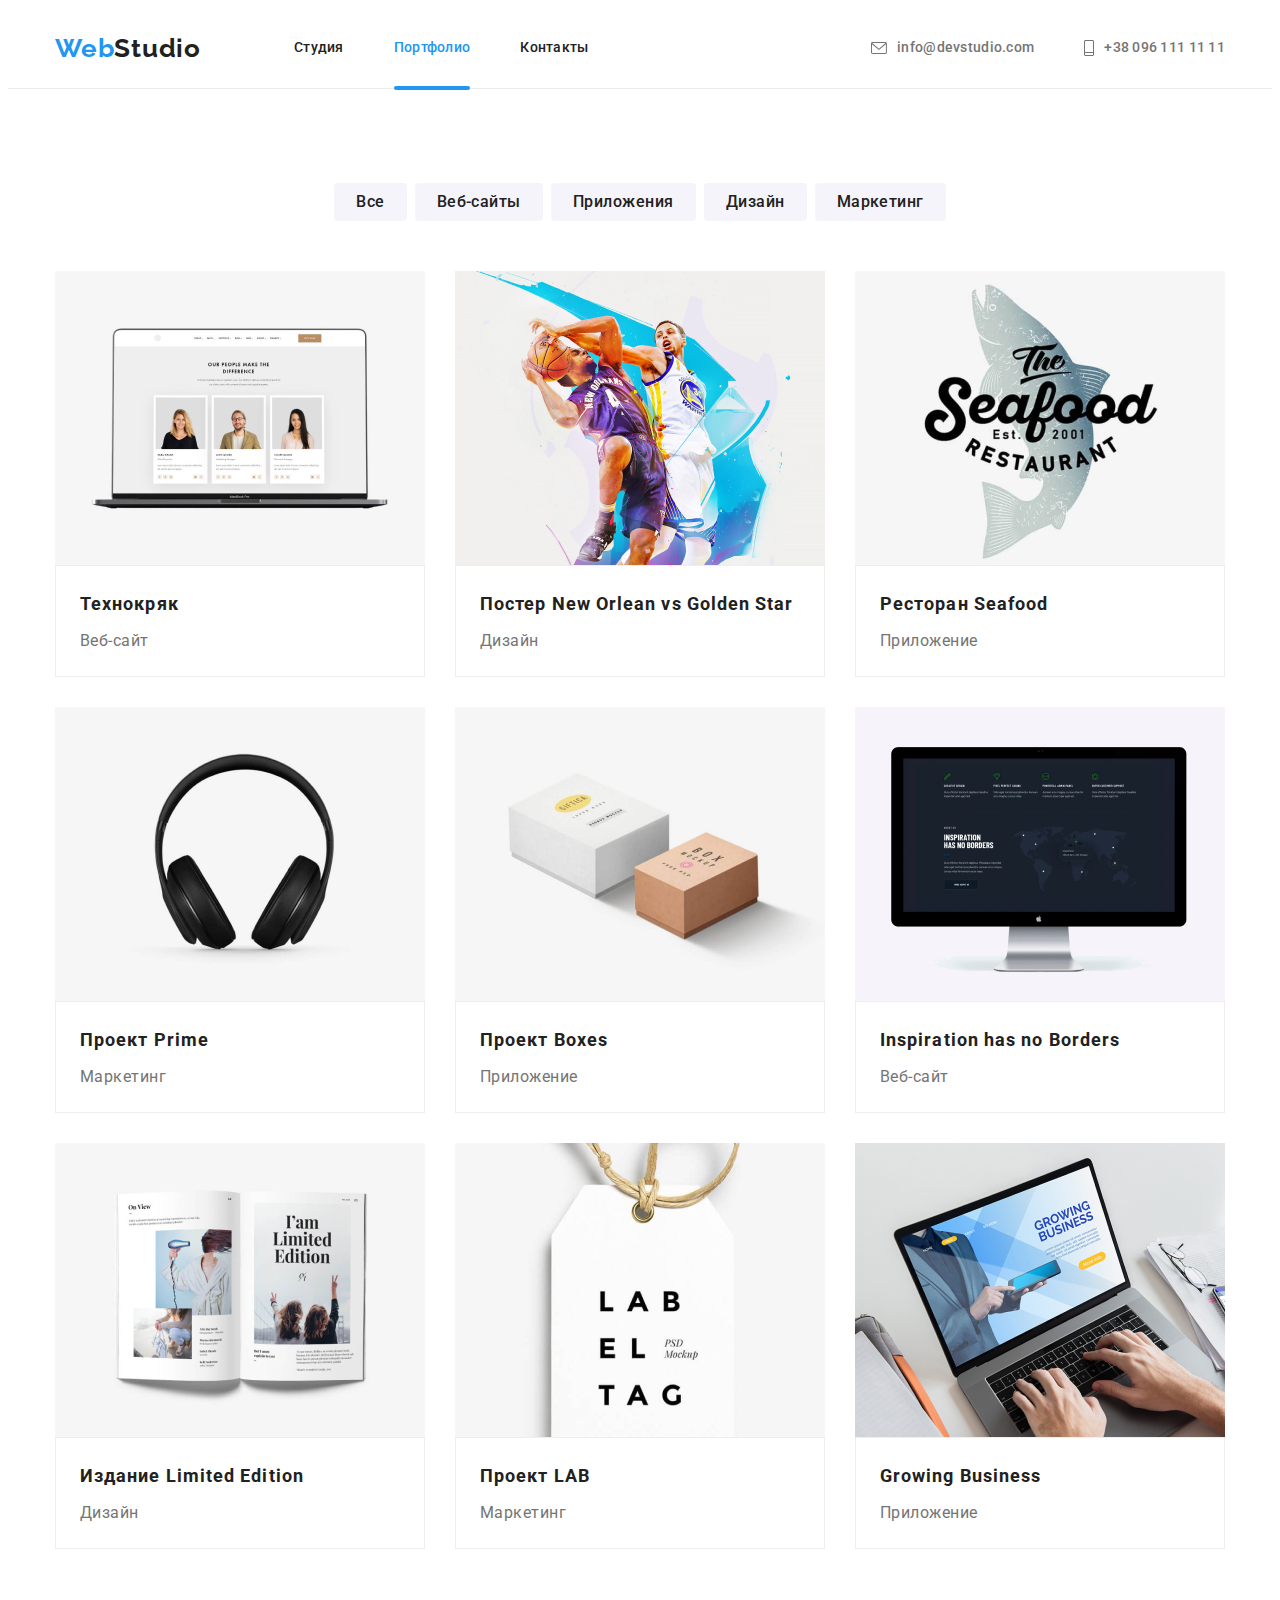
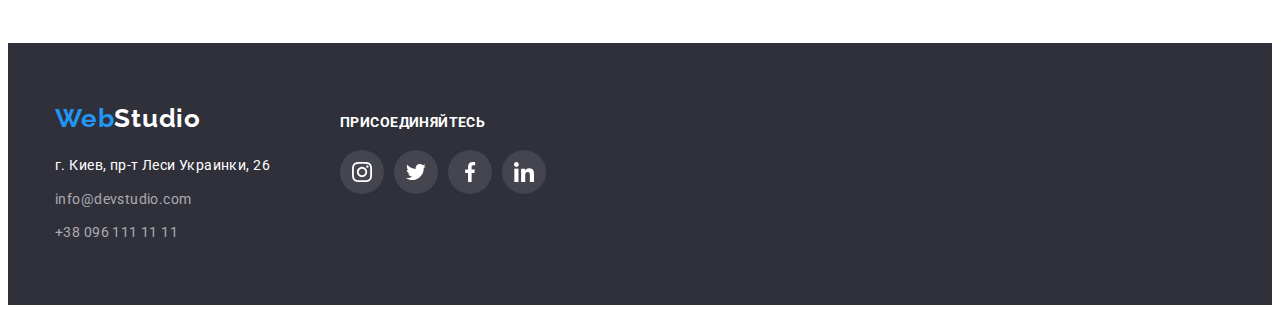
<file: portfolio.html>
<!DOCTYPE html>
<html lang="ru">
    <head>
        <link rel="stylesheet" href="https://cdnjs.cloudflare.com/ajax/libs/modern-normalize/1.1.0/modern-normalize.min.css"
            integrity="sha512-wpPYUAdjBVSE4KJnH1VR1HeZfpl1ub8YT/NKx4PuQ5NmX2tKuGu6U/JRp5y+Y8XG2tV+wKQpNHVUX03MfMFn9Q=="
            crossorigin="anonymous" referrerpolicy="no-referrer" />
        <meta charset="UTF-8">
        <meta http-equiv="X-UA-Compatible" content="IE=edge">
        <meta name="viewport" content="width=device-width, initial-scale=1.0">
        <title>Портфолио</title>
        <link rel="preconnect" href="https://fonts.googleapis.com">
        <link rel="preconnect" href="https://fonts.gstatic.com" crossorigin>
        <link href="https://fonts.googleapis.com/css2?family=Raleway:wght@700&family=Roboto:wght@400;500;700&display=swap"
            rel="stylesheet">
        <link rel="stylesheet" href="./css/main.css">
    </head>


    <!--Header-->


    <header class="header">
        <div class="container header-container">
            <nav class="header-nav">

                <a href="index.html" class="logo nav-link"><span lang="en" class="web">Web</span><span class="studio">Studio</span></a>
                </a>

                <ul class="site-nav list menu-list">
                    <li class="menu-item">
                        <a href="./index.html"class="link nav-link">Студия</a>
                    </li>
                    <li class="menu-item">
                        <a href="./portfolio.html" class="link current nav-link">Портфолио</a>
                    </li>
                    <li class="menu-item">
                        <a href=""class="link nav-link">Контакты</a>
                    </li>
                </ul >   

            </nav>

            <ul class="info-nav list header-connect">
                <li class="menu-info">
                    <a class="link nav-link" href="mailto:info@devstudio.com">
                        <svg class="icon-mail">
                            <use href="./images/sprite.svg#icon-mail"></use>
                        </svg>info@devstudio.com
                    </a>
                </li>
            
                <li class="menu-info">
                    <a class="link nav-link" href="tel:+380961111111">
                        <svg class="icon-tel">
                            <use href="./images/sprite.svg#icon-tel"></use>
                        </svg>+38 096 111 11 11
                    </a>
                </li>
            </ul>
            </div>
            </header>
 

    <main>

        <!--Фильтры-->
        
        <section class="section-info">
            <div class="container">
            
                <ul class="btn list btn-info">
                    <Li class="btn-item">
                        <button class="button-link" type="button">Все</button>
                    </Li>
                    <Li class="btn-item">
                        <button class="button-link" type="button">Веб-сайты</button>
                    </Li>
                    <Li class="btn-item">
                        <button class="button-link" type="button">Приложения</button>
                    </Li>
                    <Li class="btn-item">
                        <button class="button-link" type="button">Дизайн</button>
                    </Li>
                    <Li class="btn-item">
                        <button class="button-link" type="button">Маркетинг</button>
                    </Li>
                </ul>
            


                <!------Проэкты----->
            
            
                <ul class="projects list">
                    <li class="projects-item">
                        <a href=" " class="projects-link">
                            <div class="projects-overlay">
                                <img src="images/технокряк.jpg" alt="технокряк" width="370" />
                                <p class="projects-picture-text">Технокряк это современная площадка распространения коронавируса. Компании используют
                                эту платформу для цифрового шпионажа и атак на защищённые сервера конкурентов.</p>
                            </div>
                            <div class="projects-description">
                                <h2 class="projects-title">Технокряк</h2>
                                <p class="projects-text">Веб-сайт</p>
                                
                            </div>
                        </a>
                    </li>
                    <li class="projects-item">
                        <a fref="" class="projects-link">
                            <div class="projects-overlay">
                                <img src="images/постер.jpg" alt="постер" width="370" />
                                <p class="projects-picture-text">Технокряк это современная площадка распространения коронавируса. Компании используют
                                эту платформу для цифрового шпионажа и атак на защищённые сервера конкурентов.</p>
                            </div>
                            <div class="projects-description">
                                <h2 class="projects-title">Постер <span lang="en"> New Orlean vs Golden Star</span> </h2>
                                <p class="projects-text">Дизайн</p>
                            </div>
                        </a>
                    </li>
                    <li class="projects-item">
                        <a fref="" class="projects-link">
                            <div class="projects-overlay">
                                <img src="images/ресторан.jpg" alt="ресторан" width="370" />
                                <p class="projects-picture-text">Технокряк это современная площадка распространения коронавируса. Компании используют эту платформу для цифрового шпионажа и атак на защищённые сервера конкурентов.</p>
                            </div>
                            <div class="projects-description">
                                <h2 class="projects-title">Ресторан <span lang="en">Seafood</span></h2>
                                <p class="projects-text">Приложение</p>
                            </div>
                        </a>
                    </li> 
                    <li class="projects-item">
                        <a fref="" class="projects-link">
                            <div class="projects-overlay">
                                <img src="images/prime.jpg" alt="prime" width="370" />
                                <p class="projects-picture-text">Технокряк это современная площадка распространения коронавируса. Компании используют эту платформу для цифрового шпионажа и атак на защищённые сервера конкурентов.</p>
                            </div>
                            <div class="projects-description">
                                <h2 class="projects-title">Проект <span lang="en">Prime</span></h2>
                                <p class="projects-text">Маркетинг</p>
                            </div>
                        </a>
        
                    <li class="projects-item"  class="projects-link">
                        <a fref="" class="projects-link">
                            <div class="projects-overlay">
                                <img src="images/boxes.jpg" alt="boxes" width="370" />
                                <p class="projects-picture-text">Технокряк это современная площадка распространения коронавируса. Компании используют эту платформу для цифрового шпионажа и атак на защищённые сервера конкурентов.</p>
                            </div>
                            <div class="projects-description">
                                <h2 class="projects-title">Проект <span lang="en">Boxes</span></h2>
                                <p class="projects-text">Приложение</p>
                            </div>
                        </a>
                    </li>
                    <li class="projects-item">
                        <a fref="" class="projects-link">
                            <div class="projects-overlay">
                                <img src="images/inspiration.jpg" alt="inspiration" width="370"/>
                                <p class="projects-picture-text">Технокряк это современная площадка распространения коронавируса. Компании используют эту платформу для цифрового шпионажа и атак на защищённые сервера конкурентов.</p>
                            </div>
                            <div class="projects-description">
                                <h2 class="projects-title">Inspiration has no Borders</h2>
                                <p class="projects-text">Веб-сайт</p>
                            </div>
                        </a>
                    </li>
                    <li class="projects-item">
                        <a fref="" class="projects-link">
                            <div class="projects-overlay">
                                <img src="images/издание.jpg" alt="издание" width="370" />
                                <p class="projects-picture-text">Технокряк это современная площадка распространения коронавируса. Компании использую эту платформу для цифрового шпионажа и атак на защищённые сервера конкурентов.</p>
                            </div>
                            <div class="projects-description">
                                <h2 class="projects-title">Издание <span lang="en">Limited Edition</span></h2>
                                <p class="projects-text">Дизайн</p>
                            </div>
                        </a>
                    </li>
                    <li class="projects-item">
                        <a fref="" class="projects-link">
                            <div class="projects-overlay">
                                <img src="images/lab.jpg" alt="lab" width="370" />
                                <p class="projects-picture-text">Технокряк это современная площадка распространения коронавируса. Компании использую эту платформу для цифрового шпионажа и атак на защищённые сервера конкурентов.</p>
                            </div>
                            <div class="projects-description">
                                <h2 class="projects-title">Проект <span lang="en">LAB</span></h2>
                                <p class="projects-text">Маркетинг</p>
                            </div>
                        </a>
                    </li>
                    <li class="projects-item">
                        <a fref="" class="projects-link">
                            <div class="projects-overlay">
                                <img src="images/business.jpg" alt="business" width="370" />
                                <p class="projects-picture-text">Технокряк это современная площадка распространения коронавируса. Компании используют эту платформу для цифрового шпионажа и атак на защищённые сервера конкурентов.</p>
                            </div>
                            <div class="projects-description">
                                <h2 class="projects-title" lang="en">Growing Business</h2>
                                <p class="projects-text">Приложение</p>
                            </div>    
                        </a>
                    </li>

                </ul>

            </div>
        </section>
    </main>


    
    <!--Футер-->    
    <footer class="page-footer">
        <div class="container footer-container">
            <div class="footer-left">
                <a href="index.html" class="logo-footer"><span lang="en" class="web">Web</span><span
                        class="studio-footer">Studio</span></a>
                </a>
    
                <address>
                    <ul class="nav-footer list">
    
                        <li>
                            <a href="г.Киев,пр-тЛесиУкраинки,26" class="address link about-address">г. Киев, пр-т Леси
                                Украинки, 26</a>
                        </li>
    
                        <li>
                            <a href="mailto:info@devstudio.com" class="link about-mail">info@devstudio.com</a>
                        </li>
    
                        <li>
                            <a href="tel:+380961111111" class="link about-tel">+38 096 111 11 11</a>
                        </li>
    
                    </ul>
                </address>
            </div>
    
    
            <div class="footer-right">
                <h2 class="footer-right-title">ПРИСОЕДИНЯЙТЕСЬ</h2>
                <ul class="footer-right-list">
                    <li class="footer-right-item" aria-label="Instagram">
                        <a href="" class="footer-right-link">
                            <svg width="20" height="20">
                                <use href="./images/sprite.svg#icon-instagram"></use>
                            </svg>
                        </a>
                    </li>
                    <li class="footer-right-item" aria-label="Twitter">
                        <a href="" class="footer-right-link">
                            <svg width="20" height="20">
                                <use href="./images/sprite.svg#icon-twitter"></use>
                            </svg>
                        </a>
                    </li>
                    <li class="footer-right-item" aria-label="Facebook">
                        <a href="" class="footer-right-link">
                            <svg width="20" height="20">
                                <use href="./images/sprite.svg#icon-facebook"></use>
                            </svg>
                        </a>
                    </li>
                    <li class="footer-right-item" aria-label="Linked-In">
                        <a href="" class="footer-right-link">
                            <svg width="20" height="20">
                                <use href="./images/sprite.svg#icon-linkedin"></use>
                            </svg>
                        </a>
                    </li>
                </ul>
            </div>
        </div>
    </footer>
    
    
    </body>
    
    </html>
</file>
<file: css/main.css>
:root {
  --primary-text-color: #212121;
  --title-text-color: #757575;
  --accent-color: #2196f3;
  --primary-white-color: #ffffff;
  --primery-bg-color: #e5e5e5;
  --secondary-bg-color: #2f303a;
  --fourth-bg-color: #f5f4fa;
  --nav-footer-color: rgba(255, 255, 255, 0.6);
}

html {
  box-sizing: border-box;
}

p,
h1,
h2,
h3,
h4,
h5,
h6 {
  margin: 0;
}

ul {
  margin: 0;
  padding: 0;
}

button {
  cursor: pointer;
  border: none;
}

img {
  display: block;
}

*,
*::before,
*::after {
  box-sizing: border-box;
}

body {
  font-family: "Roboto", "Verdana", sans-serif;
  background-color: var(--primary-white-color);
  color: var(--primary-text-color);
  font-family: Roboto, sans-serif;
}

.container {
  width: 1200px;
  padding-left: 15px;
  padding-right: 15px;
  margin: 0 auto 0 auto;
}

.list {
  padding: 0;
  margin: 0;
  list-style: none;
}

.link {
  text-decoration: none;
}

/* цвет основго текста #212121 */
/* вторичный цвет текста #757575 */
/* белый #FFFFFF */
/* вторичный белый rgba(255, 255, 255, 0.6) */
/* акцент #2196F3 */
/* вторичный цвет фона #2F303A */
/* основной цвет фона cccccc */
/* четвертый цвет фона #F5F4FA */

/* ------------Header------ */

.logo {
  font-family: "Raleway", sans-serif;
  font-weight: 700;
  font-size: 26px;
  line-height: 1.19;
  text-decoration: none;
  letter-spacing: 0.03em;
  transition: color 250ms linear;
}

.web {
  color: var(--accent-color);
}

.studio {
  color: var(--primary-text-color);
}

.logo:hover {
  color: var(--accent-color);
}

.header {
  border-bottom: 1px solid #ececec;
}

.header-nav {
  display: flex;
  align-items: center;
}

/* --------site nav------- */

.header-container {
  display: flex;
}

.menu-list {
  display: flex;
  margin-left: 93px;
}

.menu-item:not(:last-child) {
  margin-right: 50px;
}

.site-nav .link {
  color: var(--primary-text-color);
  font-weight: 500;
  font-size: 14px;
  line-height: 1.14;
  letter-spacing: 0.02em;
  transition: color 250ms linear;
}

.site-nav .link.current,
.site-nav .link.current:focus {
  color: var(--accent-color);
}

.info-nav .link:hover,
.info-nav .link:focus {
  color: var(--accent-color);
}

.menu-info:not(:last-child) {
  margin-right: 50px;
}

.menu-info {
  fill: var(--title-text-color);
}

.header-connect {
  color: var(--title-text-color);
  display: flex;
  align-items: center;
  padding-top: 32px;
  padding-bottom: 32px;
  padding-left: 0;
  margin-top: 0;
  margin-bottom: 0;
  margin-left: auto;
  list-style: none;
  font-weight: 500;
  letter-spacing: 0.02em;
  line-height: 1.14;
  font-size: 14px;
}

.nav-link {
  display: flex;
  align-items: center;
  text-decoration: none;
  color: inherit;
  position: relative;
  transition: color 250ms cubic-bezier(0.4, 0, 0.2, 1);
}

.icon-mail {
  margin-right: 10px;
  width: 16px;
  height: 12px;
}

.icon-tel {
  margin-right: 10px;
  width: 10px;
  height: 16px;
}

.nav-link.current:after {
  content: " ";
  background-color: var(--accent-color);
  width: 100%;
  position: absolute;
  height: 4px;
  border-radius: 2px;
  display: block;
  top: 46px;
}

.nav-link:hover,
.nav-link:focus {
  color: var(--accent-color);
}

.nav-link:hover .icon-mail,
.nav-link:focus .icon-mail {
  fill: var(--accent-color);
}

.nav-link:hover .icon-tel,
.nav-link:focus .icon-tel {
  fill: var(--accent-color);
}

/*------------Modal---------*/
.backdrop {
  position: fixed;
  z-index: 2;
  top: 0;
  left: 0;
  width: 100vw;
  height: 100vh;
  background: rgba(0, 0, 0, 0.2);

  transition: opacity 500ms linear, visibility 500ms linear;
}

.backdrop.is-hidden {
  opacity: 0;
  pointer-events: none;
}

.backdrop.is-hidden .modal {
  transform: translate(-50%, 0%) scale(0.5);
}

.modal {
  position: absolute;
  top: 50%;
  left: 50%;

  min-width: 528px;
  min-height: 581px;

  background-color: var(--primary-white-color);
  box-shadow: 0px 1px 1px rgba(0, 0, 0, 0.12), 0px 4px 4px rgba(0, 0, 0, 0.06),
    1px 4px 6px rgba(0, 0, 0, 0.16);
  border-radius: 4px;
  transform: translate(-50%, -50%) scale(1);
  transition: transform 3s cubic-bezier(0.4, 0, 0.2, 1);
}

.button-modal {
  position: absolute;
  display: flex;
  justify-content: center;
  align-items: center;
  top: 8px;
  right: 8px;
  width: 30px;
  height: 30px;
  outline: none;
  cursor: pointer;
  border-radius: 50%;
  border: 1px solid rgba(0, 0, 0, 0.1);
  background-color: var(--primary-white-color);
}

/*------ Hero------ */

.hero {
  padding-top: 200px;
  padding-bottom: 200px;
}

.section-hero {
  background-color: var(--secondary-bg-color);

  text-align: center;
}

.hero-title {
  color: var(--primary-white-color);

  font-weight: 900;
  font-size: 44px;
  line-height: 1.37;
  letter-spacing: 0.06em;

  margin-bottom: 30px;
  margin-left: auto;
  margin-right: auto;

  width: 696px;
  height: 120px;
}

.overlay {
  max-width: 1600px;
  height: 600px;
  margin-left: auto;
  margin-right: auto;
  background-image: linear-gradient(
      rgba(47, 48, 58, 0.4),
      rgba(47, 48, 58, 0.4)
    ),
    url(../images/hero.jpg);
  background-repeat: no-repeat;
  background-size: cover;
  background-position: center;
}

/* Button */

.button {
  color: var(--primary-white-color);
  background-color: var(--accent-color);
  font-weight: 700;
  font-size: 16px;
  line-height: 1.87;
  letter-spacing: 0.06em;
  font-family: inherit;

  display: block;
  margin: 0 auto;

  min-width: 200px;
  margin-top: 30px;
  height: 50px;
  border-radius: 4px;
  transition: background-color 250ms cubic-bezier(0.4, 0, 0.2, 1);
}

.button:hover,
.button:focus {
  background-color: var(--accent-color);
}

/* Приоритеты */

.section {
  background-color: var(--primary-white-color);
  padding-top: 94px;
}

.section-container {
  display: flex;
  margin-left: -30px;
}
.item {
  flex-basis: calc(100% / 4 - 30px);
  margin-left: 30px;
}

.item::before {
  content: "";
  display: block;
  height: 120px;
  background-repeat: no-repeat;
  background-position: center;
  background-color: #f5f4fa;
  margin-bottom: 30px;
}

.icon-antenna::before {
  background-image: url(../images/antenna.svg);
}

.icon-clock::before {
  background-image: url(../images/clock.svg);
}

.icon-diagram::before {
  background-image: url(../images/diagram.svg);
}

.icon-astronaut::before {
  background-image: url(../images/astronaut.svg);
}

.section-title {
  color: var(--primary-text-color);
  font-family: Roboto;
  font-style: normal;
  font-weight: 700;
  font-size: 14px;
  line-height: 1.14;
  letter-spacing: 0.03em;
  margin-bottom: 10px;
}

.section-text {
  color: var(--title-text-color);
  font-size: 14px;
  line-height: 1.71;
  letter-spacing: 0.03em;
  width: 270px;
}

/*-----Чем мы занимаемся------*/

.section-box {
  background-color: var(--primary-white-color);
  padding-top: 92px;
  padding-bottom: 92px;
}

.section-work {
  background-color: var(--primary-white-color);
  font-weight: 700;
  font-size: 36px;
  line-height: 42px;
  text-align: center;
  letter-spacing: 0.03em;

  margin-bottom: 50px;
}

.about-list {
  display: flex;
  flex-wrap: wrap;
  margin-left: -30px;
  margin-bottom: -30px;
}

.about-item {
  flex-basis: calc((100% - 3 * 30px) / 3);
  margin-left: 30px;
  margin-bottom: 30px;
}

.work-thumb {
  position: relative;
}

.work-thumb::after {
  display: inline-block;
  position: absolute;
  content: "";
  width: 100%;
  height: 70px;
  background: rgba(47, 48, 58, 0.8);

  bottom: 0%;
}

.thumb-text {
  display: flex;
  position: absolute;
  justify-content: center;
  align-items: center;

  bottom: 0px;
  width: 100%;
  height: 70px;

  font-weight: 700;
  font-size: 14px;
  line-height: 1.14px;
  text-align: center;
  letter-spacing: 0.03em;
  text-transform: uppercase;
  z-index: 1;
  color: var(--primary-white-color);
}

/*-----Наша команда-----*/

.command {
  background-color: var(--fourth-bg-color);
  padding-top: 94px;
  padding-bottom: 94px;
}

.command-title {
  color: var(--primary-text-color);
  font-size: 36px;
  line-height: 1.17;
  letter-spacing: 0.03em;
  text-align: center;
}

.command-pre-title {
  margin-bottom: 50px;
}

.command-list {
  display: flex;
  flex-wrap: wrap;
  margin-left: -30px;
  margin-bottom: -30px;
}

.command-item {
  flex-basis: calc((100% - 4 * 30px) / 4);
  margin-left: 30px;
  margin-bottom: 30px;
  box-shadow: 0px 1px 3px rgba(0, 0, 0, 0.12), 0px 1px 1px rgba(0, 0, 0, 0.14),
    0px 2px 1px rgba(0, 0, 0, 0.2);
}
.command-subject {
  color: var(--primary-text-color);
  font-weight: 500;
  font-size: 16px;
  line-height: 1.19;
  letter-spacing: 0.03em;
  margin-bottom: 10px;
  text-align: center;
}

.command-item-description {
  background-color: var(--primary-white-color);
  padding-top: 30px;
  padding-bottom: 30px;
}

.command-text {
  color: var(--title-text-color);
  font-size: 16px;
  line-height: 1.19;
  letter-spacing: 0.03em;
  text-align: center;
  padding-bottom: 16px;
}

.social-list {
  display: flex;
  justify-content: center;
  padding: 0;
  list-style: none;
}

.social-item {
  width: 44px;
  height: 44px;
  border-radius: 50%;
}

.social-item:not(:last-child) {
  margin-right: 10px;
}

.social-icon {
  fill: #afb1b8;
  transition: fill 250ms cubic-bezier(0.4, 0, 0.2, 1);
}

.social-link {
  width: 100%;
  height: 100%;
  border-radius: 50%;
  display: flex;
  align-items: center;
  justify-content: center;
  transition: background-color 250ms cubic-bezier(0.4, 0, 0.2, 1);
}

.social-link:hover,
.social-link:focus {
  background-color: var(--accent-color);
}

.social-link:hover .social-icon,
.social-link:focus .social-icon {
  fill: var(--primary-white-color);
}

/* --------Постоянные клиенты */

.clients {
  background-color: var(--primary-white-color);
  padding-top: 94px;
  padding-bottom: 94px;
}

.title-clients {
  color: var(--primary-text-color);
  font-size: 36px;
  line-height: 1.17;
  letter-spacing: 0.03em;
  text-align: center;
  margin-bottom: 50px;
}

.logo-clients {
  padding: 0px;
  margin: 0;
  display: flex;
  list-style: none;
  justify-content: center;
  margin-left: -30px;
  margin-bottom: -30px;
}

.clients-item {
  display: block;
  height: 92px;
  margin-left: 30px;
  margin-bottom: 30px;
  box-sizing: border-box;
}

.clients-link {
  display: flex;
  align-items: center;
  justify-content: center;
  border: 1px solid #afb1b8;
  border-radius: 4px;
  width: 170px;
  height: 92px;
  transition: border-color 250ms cubic-bezier(0.4, 0, 0.2, 1),
    fill 250ms cubic-bezier(0.4, 0, 0.2, 1);
}

.clients-link:hover,
.clients-link:focus {
  border-color: var(--accent-color);
}

.clients-link:hover .logo-company,
.clients-link:focus .logo-company {
  fill: var(--accent-color);
}

.logo-company {
  fill: #afb1b8;
  justify-content: center;
  align-items: center;
  transition: fill 250ms cubic-bezier(0.4, 0, 0.2, 1);
}

/* ------Футер----- */

.footer-container {
  display: flex;
  align-items: baseline;
}
.page-footer {
  color: var(--primary-white-color);
  background-color: var(--secondary-bg-color);
  padding-top: 60px;
  padding-bottom: 60px;
}

.logo-footer {
  font-family: "Raleway", sans-serif;
  font-weight: 700;
  font-size: 26px;
  line-height: 1.19;
  text-decoration: none;
  letter-spacing: 0.03em;
  margin-bottom: 20px;
  display: block;
}
.web {
  color: var(--accent-color);
}

.studio-footer {
  color: var(--primary-white-color);
}

.page-footer .logo:hover {
  color: var(--accent-color);
}

.nav-footer .link {
  color: var(--nav-footer-color);
  font-style: normal;
  font-size: 14px;
  line-height: 1.71;
  letter-spacing: 0.03em;
  transition: color 250ms cubic-bezier(0.4, 0, 0.2, 1);
}

.nav-footer .address {
  color: var(--primary-white-color);
  font-size: 14px;
  line-height: 1.71;
  letter-spacing: 0.03em;
}

.nav-footer .link:hover,
.nav-footer .link:focus {
  color: var(--accent-color);
}

.about-address {
  margin-bottom: 10px;
  display: block;
}

.about-mail {
  margin-bottom: 10px;
  display: block;
}
.about-tel {
  display: block;
}

/* --------Footer right------- */

.footer-right {
  width: 206px;
  height: 80px;
  margin-left: 70px;
}
.footer-right-list {
  list-style: none;
  display: flex;
}
.footer-right-title {
  margin-top: 0;
  margin-bottom: 20px;
  font-family: "Roboto";
  font-weight: 700;
  font-size: 14px;
  line-height: 16px;
  letter-spacing: 0.03em;
  text-transform: uppercase;
  color: var(--white);
}
.footer-right-item {
  border-radius: 50%;
  display: flex;
  justify-content: center;
  align-items: center;
  width: 44px;
  height: 44px;
  background-color: rgba(255, 255, 255, 0.1);
  fill: var(--primary-white-color);
}

.footer-right-item:not(:last-child) {
  margin-right: 10px;
}

.footer-right-link {
  fill: var(--primary-white-color);
  display: flex;
  justify-content: center;
  align-items: center;
  width: 44px;
  height: 44px;
  border-radius: 50%;
  transition: background-color 250ms cubic-bezier(0.4, 0, 0.2, 1);
}

.footer-right-link:hover,
.footer-right-link:focus {
  background-color: var(--accent-color);
}

/* ------Страница портфолио------- */

/*  ----------Фильтры-------*/

.section-info {
  background-color: var(--primary-white-color);
  padding-top: 94px;
  padding-bottom: 94px;
}

.button-link {
  color: var(--primary-text-color);
  background-color: var(--fourth-bg-color);
  font-family: inherit;
  cursor: pointer;
  font-weight: 500;
  font-size: 16px;
  line-height: 1.62;
  letter-spacing: 0.03em;
  border-radius: 4px;
  padding: 6px 22px 6px 22px;
  transition: box-shadow 250ms cubic-bezier(0.4, 0, 0.2, 1),
    color 250ms cubic-bezier(0.4, 0, 0.2, 1),
    background-color 250ms cubic-bezier(0.4, 0, 0.2, 1);
}

.button-link:hover,
.button-link:focus {
  color: var(--primary-white-color);
  background-color: var(--accent-color);
  box-shadow: 0px 3px 1px rgba(0, 0, 0, 0.1), 0px 1px 2px rgba(0, 0, 0, 0.08),
    0px 2px 2px rgba(0, 0, 0, 0.12);
}
.btn-info {
  display: flex;
  margin-bottom: 50px;
  justify-content: center;
}

.btn-item:not(:last-child) {
  margin-right: 8px;
}

/*-----------Проэкты----------*/

.projects {
  display: flex;
  flex-wrap: wrap;
}

.projects-item {
  width: 370px;
  flex-basis: calc((100% - 3 * 30px) / 3);
  margin-right: 30px;
  margin-bottom: 30px;
}

.projects-link {
  display: block;
  text-decoration: none;
  transition: box-shadow 250ms cubic-bezier(0.4, 0, 0.2, 1);
}

.projects-item:nth-child(3n) {
  margin-right: 0;
}
.projects-item:nth-last-child(-n + 3) {
  margin-bottom: 0;
}

.projects-description {
  padding: 20px 24px 20px 24px;

  border: 1px solid #eeeeee;
  box-sizing: border-box;
}

.projects-title {
  color: var(--primary-text-color);
  font-size: 18px;
  line-height: 2;
  letter-spacing: 0.06em;
  margin-bottom: 4px;
}

.projects-text {
  color: var(--title-text-color);
  font-size: 16px;
  line-height: 1.87;
  letter-spacing: 0.03em;
}

.projects-item {
  cursor: pointer;
}

.projects-link:hover {
  box-shadow: 0px 1px 1px rgba(0, 0, 0, 0.12), 0px 4px 4px rgba(0, 0, 0, 0.06),
    1px 4px 6px rgba(0, 0, 0, 0.16);
}

.projects-overlay {
  position: relative;
  overflow: hidden;
}

.projects-picture-text {
  position: absolute;
  opacity: 1;
  display: flex;

  top: 0;
  left: 0;
  color: var(--primary-white-color);
  font-size: 18px;
  line-height: 1.56;
  letter-spacing: 0.03em;
  background-color: var(--accent-color);
  padding: 63px 24px;
  height: 100%;
  width: 100%;

  transform: translateY(100%);
  transition: transform 250ms cubic-bezier(0.4, 0, 0.2, 1);
}

.projects-item:hover .projects-picture-text {
  transform: translateY(0);
}
</file>
